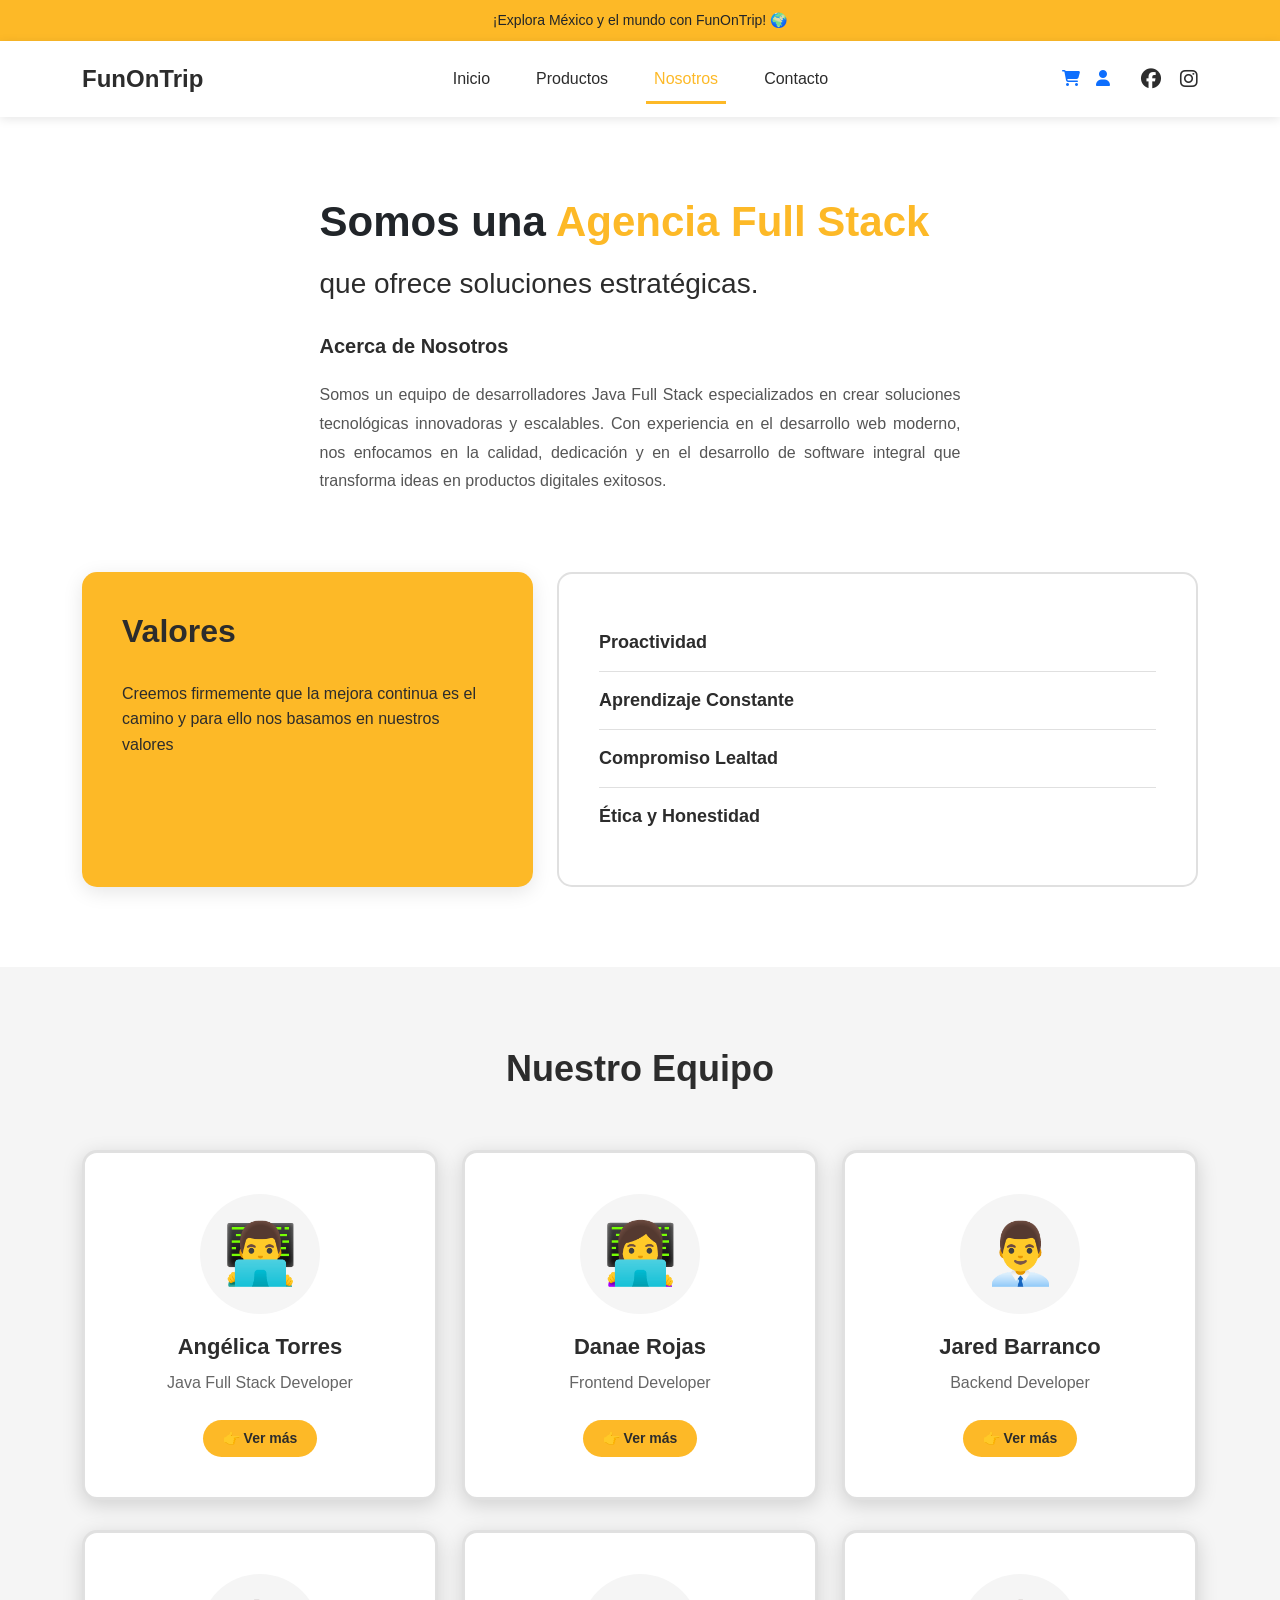
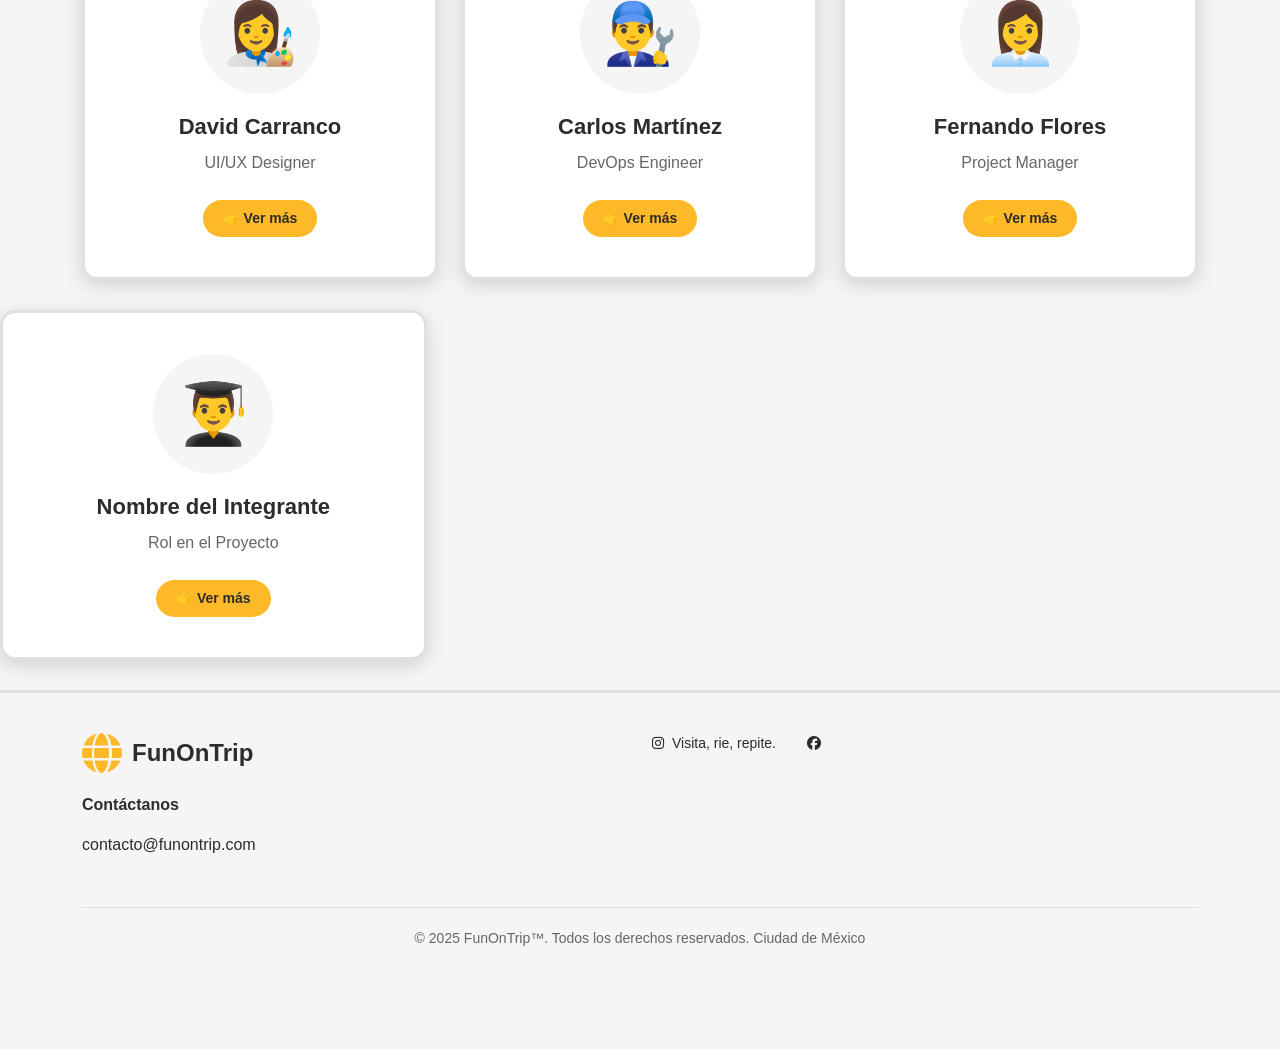
<file: index.html>
<!DOCTYPE html>
<html lang="es">

<head>
    <meta charset="UTF-8">
    <meta name="viewport" content="width=device-width, initial-scale=1.0">
    <title>Nosotros - FunOnTrip</title>
    <link href="https://cdn.jsdelivr.net/npm/bootstrap@5.3.0/dist/css/bootstrap.min.css" rel="stylesheet">
    <link rel="stylesheet" href="https://cdnjs.cloudflare.com/ajax/libs/font-awesome/6.4.0/css/all.min.css">
    <link rel="stylesheet" href="./css/styles.css">
</head>

<body>
    <!-- Top Banner -->
    <div class="top-banner">
        ¡Explora México y el mundo con FunOnTrip! 🌍
    </div>

    <!-- Navigation -->
    <nav class="navbar navbar-expand-lg">
        <div class="container">
            <a class="navbar-brand" href="index.html">FunOnTrip</a>
            <button class="navbar-toggler" type="button" data-bs-toggle="collapse" data-bs-target="#navbarNav">
                <span class="navbar-toggler-icon"></span>
            </button>
            <div class="collapse navbar-collapse" id="navbarNav">
                <ul class="navbar-nav mx-auto">
                    <li class="nav-item">
                        <a class="nav-link" href="index.html">Inicio</a>
                    </li>
                    <li class="nav-item">
                        <a class="nav-link" href="productos.html">Productos</a>
                    </li>
                    <li class="nav-item">
                        <a class="nav-link active" href="nosotros.html">Nosotros</a>
                    </li>
                    <li class="nav-item">
                        <a class="nav-link" href="contacto.html">Contacto</a>
                    </li>
                </ul>
                <div class="d-flex align-items-center">
                    <a href="#" class="me-3"><i class="fas fa-shopping-cart"></i></a>
                    <a href="#" class="me-3"><i class="fas fa-user"></i></a>
                    <div class="social-icons">
                        <a href="#"><i class="fab fa-facebook"></i></a>
                        <a href="#"><i class="fab fa-instagram"></i></a>
                    </div>
                </div>
            </div>
        </div>
    </nav>

    <!-- Hero Section -->
    <section class="hero-section">
        <div class="container">
            <div class="row justify-content-center">
                <div class="col-lg-7">
                    <h1 class="hero-title">Somos una <span class="highlight">Agencia Full Stack</span></h1>
                    <h2 class="hero-subtitle">que ofrece soluciones estratégicas.</h2>
                    <p class="about-header">Acerca de Nosotros</p>
                    <p class="about-text">
                        Somos un equipo de desarrolladores Java Full Stack especializados en crear soluciones
                        tecnológicas innovadoras y escalables. Con experiencia en el desarrollo web moderno, nos
                        enfocamos en la calidad, dedicación y en el desarrollo de software integral que transforma ideas
                        en productos digitales exitosos.
                    </p>
                </div>
            </div>

            <!-- Values Section -->
            <div class="values-section">
                <div class="row g-4">
                    <div class="col-lg-5">
                        <div class="values-card fade-in">
                            <h3 class="values-title">Valores</h3>
                            <p class="values-description">
                                Creemos firmemente que la mejora continua es el camino y para ello nos basamos en
                                nuestros valores
                            </p>
                        </div>
                    </div>
                    <div class="col-lg-7">
                        <div class="values-list fade-in">
                            <div class="value-item">Proactividad</div>
                            <div class="value-item">Aprendizaje Constante</div>
                            <div class="value-item">Compromiso Lealtad</div>
                            <div class="value-item">Ética y Honestidad</div>
                        </div>
                    </div>
                </div>
            </div>
        </div>
    </section>

    <!-- Team Section -->
    <section class="team-section">
        <div class="container">
            <h2 class="section-title fade-in">Nuestro Equipo</h2>
            <div class="row">
                <!-- Miembro 1 -->
                <div class="col-lg-4 col-md-6">
                    <div class="flip-card" onclick="this.classList.toggle('flipped')">
                        <div class="flip-card-inner">
                            <div class="flip-card-front">
                                <div class="member-avatar">👨‍💻</div>
                                <h3 class="member-name">Angélica Torres</h3>
                                <p class="member-role">Java Full Stack Developer</p>
                                <span class="flip-indicator">👉 Ver más</span>
                            </div>
                            <div class="flip-card-back">
                                <h3 class="member-name">Angélica Torres</h3>
                                <p class="member-bio">
                                    Especializado en arquitecturas escalables y desarrollo de APIs. 5 años de
                                    experiencia en proyectos empresariales con Java, Spring Boot y React.
                                </p>
                                <span class="back-indicator">👈 Regresar</span>
                            </div>
                        </div>
                    </div>
                </div>

                <!-- Team Member 2 -->
                <div class="col-lg-4 col-md-6">
                    <div class="flip-card" onclick="this.classList.toggle('flipped')">
                        <div class="flip-card-inner">
                            <div class="flip-card-front">
                                <div class="member-avatar">👩‍💻</div>
                                <h3 class="member-name">Danae Rojas</h3>
                                <p class="member-role">Frontend Developer</p>
                                <span class="flip-indicator">👉 Ver más</span>
                            </div>
                            <div class="flip-card-back">
                                <h3 class="member-name">Danae Rojas</h3>
                                <p class="member-bio">
                                    Experta en React y diseño UX/UI. Apasionada por crear interfaces intuitivas y
                                    accesibles. Certificada en diseño responsive y animaciones web.
                                </p>
                                <span class="back-indicator">👈 Regresar</span>
                            </div>
                        </div>
                    </div>
                </div>

                <!-- Team Member 3 -->
                <div class="col-lg-4 col-md-6">
                    <div class="flip-card" onclick="this.classList.toggle('flipped')">
                        <div class="flip-card-inner">
                            <div class="flip-card-front">
                                <div class="member-avatar">👨‍💼</div>
                                <h3 class="member-name">Jared Barranco</h3>
                                <p class="member-role">Backend Developer</p>
                                <span class="flip-indicator">👉 Ver más</span>
                            </div>
                            <div class="flip-card-back">
                                <h3 class="member-name">Jared Barranco</h3>
                                <p class="member-bio">
                                    Desarrollador Java con enfoque en microservicios y bases de datos. Certificado en
                                    AWS y Azure. Experto en optimización de rendimiento.
                                </p>
                                <span class="back-indicator">👈 Regresar</span>
                            </div>
                        </div>
                    </div>
                </div>

                <!-- Team Member 4 -->
                <div class="col-lg-4 col-md-6">
                    <div class="flip-card" onclick="this.classList.toggle('flipped')">
                        <div class="flip-card-inner">
                            <div class="flip-card-front">
                                <div class="member-avatar">👩‍🎨</div>
                                <h3 class="member-name">David Carranco</h3>
                                <p class="member-role">UI/UX Designer</p>
                                <span class="flip-indicator">👉 Ver más</span>
                            </div>
                            <div class="flip-card-back">
                                <h3 class="member-name">David Carranco</h3>
                                <p class="member-bio">
                                    Diseñadora creativa con visión estratégica. Especializada en investigación de
                                    usuarios y diseño centrado en personas. 4 años transformando ideas en experiencias.
                                </p>
                                <span class="back-indicator">👈 Regresar</span>
                            </div>
                        </div>
                    </div>
                </div>

                <!-- Team Member 5 -->
                <div class="col-lg-4 col-md-6">
                    <div class="flip-card" onclick="this.classList.toggle('flipped')">
                        <div class="flip-card-inner">
                            <div class="flip-card-front">
                                <div class="member-avatar">👨‍🔧</div>
                                <h3 class="member-name">Carlos Martínez</h3>
                                <p class="member-role">DevOps Engineer</p>
                                <span class="flip-indicator">👉 Ver más</span>
                            </div>
                            <div class="flip-card-back">
                                <h3 class="member-name">Carlos Martínez</h3>
                                <p class="member-bio">
                                    Experto en CI/CD, automatización y optimización de infraestructura. Mantiene la
                                    estabilidad y seguridad de nuestros sistemas en producción.
                                </p>
                                <span class="back-indicator">👈 Regresar</span>
                            </div>
                        </div>
                    </div>
                </div>

                <!-- Team Member 6 -->
                <div class="col-lg-4 col-md-6">
                    <div class="flip-card" onclick="this.classList.toggle('flipped')">
                        <div class="flip-card-inner">
                            <div class="flip-card-front">
                                <div class="member-avatar">👩‍💼</div>
                                <h3 class="member-name">Fernando Flores</h3>
                                <p class="member-role">Project Manager</p>
                                <span class="flip-indicator">👉 Ver más</span>
                            </div>
                            <div class="flip-card-back">
                                <h3 class="member-name">Fernando Flores</h3>
                                <p class="member-bio">
                                    Líder de proyectos ágiles con certificación Scrum Master. Coordina equipos
                                    multidisciplinarios y asegura la entrega exitosa de proyectos en tiempo y forma.
                                </p>
                                <span class="back-indicator">👈 Regresar</span>
                            </div>
                        </div>
                    </div>
                </div>
            </div>
        </div>
        <!-- Miembro 7 -->
        <div class="col-lg-4 col-md-6">
            <div class="flip-card" onclick="this.classList.toggle('flipped')">
                <div class="flip-card-inner">
                    <div class="flip-card-front">
                        <div class="member-avatar">👨‍🎓</div>
                        <h3 class="member-name">Nombre del Integrante</h3>
                        <p class="member-role">Rol en el Proyecto</p>
                        <span class="flip-indicator">👉 Ver más</span>
                    </div>
                    <div class="flip-card-back">
                        <h3 class="member-name">Nombre del Integrante</h3>
                        <p class="member-bio">
                            Aquí va la biografía del nuevo integrante. Describe su experiencia, especialización y
                            contribución al equipo.
                        </p>
                        <span class="back-indicator">👈 Regresar</span>
                    </div>
                </div>
            </div>
        </div>

        <!-- Footer -->
        <footer class="footer">
            <div class="container">
                <div class="row">
                    <div class="col-md-6">
                        <div class="footer-logo">
                            <i class="fas fa-globe"></i>
                            <span>FunOnTrip</span>
                        </div>
                        <div class="footer-contact">
                            <p><strong>Contáctanos</strong></p>
                            <p>contacto@funontrip.com</p>
                        </div>
                    </div>
                    <div class="col-md-6 text-md-end">
                        <div class="footer-social">
                            <span><i class="fab fa-instagram me-2"></i>Visita, rie, repite.</span>
                            <span><i class="fab fa-facebook ms-3 me-2"></i></span>
                        </div>
                    </div>
                </div>
                <div class="footer-copyright">
                    © 2025 FunOnTrip™. Todos los derechos reservados. Ciudad de México
                </div>
            </div>
        </footer>

        <script src="https://cdn.jsdelivr.net/npm/bootstrap@5.3.0/dist/js/bootstrap.bundle.min.js"></script>
        <script>
            // Scroll Animation
            const observerOptions = {
                threshold: 0.1,
                rootMargin: '0px 0px -50px 0px'
            };

            const observer = new IntersectionObserver((entries) => {
                entries.forEach(entry => {
                    if (entry.isIntersecting) {
                        entry.target.classList.add('visible');
                    }
                });
            }, observerOptions);

            document.addEventListener('DOMContentLoaded', () => {
                const fadeElements = document.querySelectorAll('.fade-in');
                fadeElements.forEach(el => observer.observe(el));
            });

            // Smooth scroll for navigation
            document.querySelectorAll('a[href^="#"]').forEach(anchor => {
                anchor.addEventListener('click', function (e) {
                    e.preventDefault();
                    const target = document.querySelector(this.getAttribute('href'));
                    if (target) {
                        target.scrollIntoView({
                            behavior: 'smooth',
                            block: 'start'
                        });
                    }
                });
            });
        </script>
</body>

</html>
</file>
<file: css/styles.css>
:root {
    --yellow-primary: #FDB927;
    --gray-dark: #2C2C2C;
    --gray-light: #F5F5F5;
    --gray-medium: #E0E0E0;
}

* {
    margin: 0;
    padding: 0;
    box-sizing: border-box;
}

body {
    font-family: 'Segoe UI', Tahoma, Geneva, Verdana, sans-serif;
    overflow-x: hidden;
}

/* Header Top Banner */
.top-banner {
    background-color: var(--yellow-primary);
    padding: 10px 0;
    text-align: center;
    font-size: 14px;
    font-weight: 500;
}

/* Navigation */
.navbar {
    background-color: white;
    box-shadow: 0 2px 10px rgba(0, 0, 0, 0.1);
    padding: 15px 0;
}

.navbar-brand {
    font-size: 24px;
    font-weight: bold;
    color: var(--gray-dark) !important;
}

.nav-link {
    color: var(--gray-dark) !important;
    font-weight: 500;
    margin: 0 15px;
    transition: color 0.3s ease;
    position: relative;
}

.nav-link:hover,
.nav-link.active {
    color: var(--yellow-primary) !important;
}

.nav-link.active::after {
    content: '';
    position: absolute;
    bottom: -5px;
    left: 0;
    width: 100%;
    height: 3px;
    background-color: var(--yellow-primary);
}

.social-icons a {
    color: var(--gray-dark);
    font-size: 20px;
    margin-left: 15px;
    transition: color 0.3s ease;
}

.social-icons a:hover {
    color: var(--yellow-primary);
}

/* Hero Section */
.hero-section {
    padding: 80px 0;
    opacity: 0;
    animation: fadeInUp 1s ease forwards;
}

@keyframes fadeInUp {
    from {
        opacity: 0;
        transform: translateY(30px);
    }

    to {
        opacity: 1;
        transform: translateY(0);
    }
}

.hero-title {
    font-size: 42px;
    font-weight: bold;
    margin-bottom: 20px;
    line-height: 1.2;
}

.hero-title .highlight {
    color: var(--yellow-primary);
}

.hero-subtitle {
    font-size: 28px;
    color: var(--gray-dark);
    margin-bottom: 30px;
}

.about-header {
    font-size: 20px;
    font-weight: 600;
    margin-bottom: 20px;
    color: var(--gray-dark);
}

.about-text {
    font-size: 16px;
    line-height: 1.8;
    color: #555;
    text-align: justify;
}

/* Values Section */
.values-section {
    margin-top: 60px;
}

.values-card {
    background-color: var(--yellow-primary);
    padding: 40px;
    border-radius: 15px;
    height: 100%;
    box-shadow: 0 5px 20px rgba(0, 0, 0, 0.1);
    transition: transform 0.3s ease;
}

.values-card:hover {
    transform: translateY(-5px);
}

.values-title {
    font-size: 32px;
    font-weight: bold;
    margin-bottom: 30px;
    color: var(--gray-dark);
}

.values-description {
    font-size: 16px;
    line-height: 1.6;
    color: var(--gray-dark);
}

.values-list {
    background-color: white;
    padding: 40px;
    border-radius: 15px;
    border: 2px solid var(--gray-medium);
    height: 100%;
}

.value-item {
    font-size: 18px;
    font-weight: 600;
    padding: 15px 0;
    color: var(--gray-dark);
    border-bottom: 1px solid var(--gray-medium);
}

.value-item:last-child {
    border-bottom: none;
}

/* Team Section */
.team-section {
    padding: 80px 0;
    background-color: var(--gray-light);
}

.section-title {
    font-size: 36px;
    font-weight: bold;
    text-align: center;
    margin-bottom: 60px;
    color: var(--gray-dark);
}

/* Flip Card */
.flip-card {
    background-color: transparent;
    width: 100%;
    height: 350px;
    perspective: 1000px;
    margin-bottom: 30px;
}

.flip-card-inner {
    position: relative;
    width: 100%;
    height: 100%;
    text-align: center;
    transition: transform 0.8s;
    transform-style: preserve-3d;
    cursor: pointer;
}

.flip-card.flipped .flip-card-inner {
    transform: rotateY(180deg);
}

.flip-card-front,
.flip-card-back {
    position: absolute;
    width: 100%;
    height: 100%;
    backface-visibility: hidden;
    border-radius: 15px;
    box-shadow: 0 5px 20px rgba(0, 0, 0, 0.15);
    display: flex;
    flex-direction: column;
    justify-content: center;
    align-items: center;
    padding: 30px;
}

.flip-card-front {
    background-color: white;
    border: 3px solid var(--gray-medium);
}

.flip-card-back {
    background-color: var(--yellow-primary);
    transform: rotateY(180deg);
}

.member-avatar {
    width: 120px;
    height: 120px;
    border-radius: 50%;
    background-color: var(--gray-light);
    display: flex;
    align-items: center;
    justify-content: center;
    font-size: 60px;
    margin-bottom: 20px;
}

.member-name {
    font-size: 22px;
    font-weight: bold;
    color: var(--gray-dark);
    margin-bottom: 10px;
}

.member-role {
    font-size: 16px;
    color: #666;
    margin-bottom: 15px;
}

.flip-indicator {
    display: inline-block;
    padding: 8px 20px;
    background-color: var(--yellow-primary);
    color: var(--gray-dark);
    border-radius: 20px;
    font-size: 14px;
    font-weight: 600;
    margin-top: 10px;
}

.member-bio {
    font-size: 16px;
    line-height: 1.6;
    color: var(--gray-dark);
    text-align: center;
}

.back-indicator {
    display: inline-block;
    padding: 8px 20px;
    background-color: white;
    color: var(--gray-dark);
    border-radius: 20px;
    font-size: 14px;
    font-weight: 600;
    margin-top: 15px;
}

/* Centrar tarjetas cuando hay número impar */
.team-section .row {
    justify-content: center;
}

/* Footer */
.footer {
    background-color: var(--gray-light);
    padding: 40px 0 20px;
    border-top: 3px solid var(--gray-medium);
}

.footer-logo {
    display: flex;
    align-items: center;
    gap: 10px;
    margin-bottom: 20px;
}

.footer-logo i {
    font-size: 40px;
    color: var(--yellow-primary);
}

.footer-logo span {
    font-size: 24px;
    font-weight: bold;
    color: var(--gray-dark);
}

.footer-contact {
    font-size: 16px;
    color: var(--gray-dark);
    margin-bottom: 20px;
}

.footer-social {
    display: flex;
    gap: 15px;
    font-size: 14px;
    color: var(--gray-dark);
}

.footer-copyright {
    text-align: center;
    padding-top: 20px;
    border-top: 1px solid var(--gray-medium);
    margin-top: 30px;
    font-size: 14px;
    color: #666;
}

/* Responsive */
@media (max-width: 768px) {
    .hero-title {
        font-size: 28px;
    }

    .hero-subtitle {
        font-size: 22px;
    }

    .values-section {
        margin-top: 40px;
    }

    .flip-card {
        height: 320px;
    }

    .section-title {
        font-size: 28px;
    }

    .nav-link {
        margin: 5px 0;
    }
}

/* Scroll Animation */
.fade-in {
    opacity: 0;
    transform: translateY(30px);
    transition: opacity 0.8s ease, transform 0.8s ease;
}

.fade-in.visible {
    opacity: 1;
    transform: translateY(0);
}
</file>
